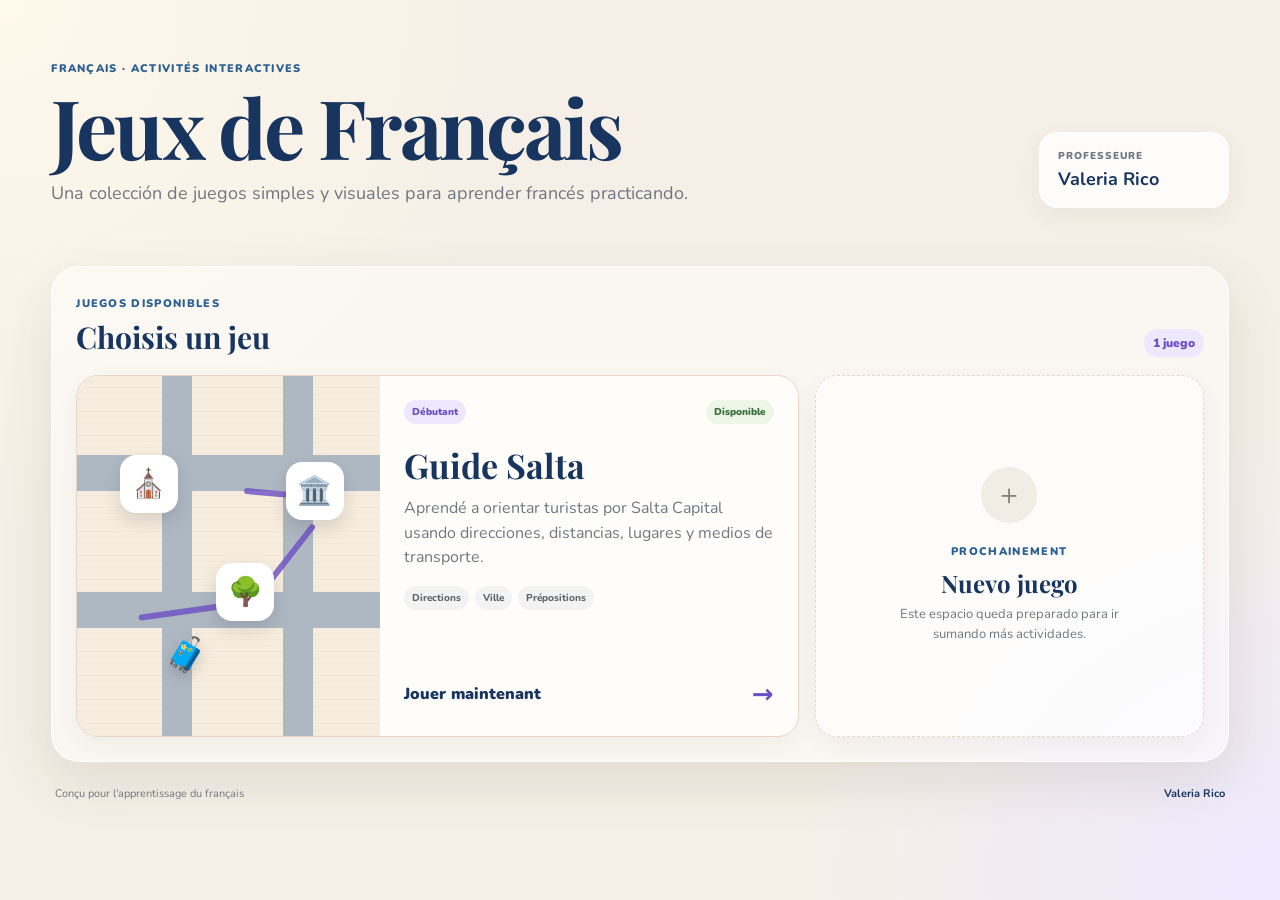
<file: index.html>
<!doctype html>
<html lang="es">
<head>
  <meta charset="utf-8">
  <meta name="viewport" content="width=device-width,initial-scale=1">
  <meta name="theme-color" content="#f5efe7">
  <title>Jeux de Français — Valeria Rico</title>
  <link rel="stylesheet" href="lobby.css">
</head>
<body>
  <main class="lobby-shell">
    <header class="lobby-header">
      <div>
        <span class="eyebrow">FRANÇAIS · ACTIVITÉS INTERACTIVES</span>
        <h1>Jeux de Français</h1>
        <p class="subtitle">Una colección de juegos simples y visuales para aprender francés practicando.</p>
      </div>
      <div class="author-card">
        <span class="author-label">Professeure</span>
        <strong>Valeria Rico</strong>
      </div>
    </header>

    <section class="games-section" aria-labelledby="gamesTitle">
      <div class="section-heading">
        <div>
          <span class="eyebrow">JUEGOS DISPONIBLES</span>
          <h2 id="gamesTitle">Choisis un jeu</h2>
        </div>
        <span class="game-count">1 juego</span>
      </div>

      <div class="games-grid">
        <a class="game-card featured" href="guide-salta-frances/index.html">
          <div class="game-visual">
            <span class="map-line line-a"></span>
            <span class="map-line line-b"></span>
            <span class="map-line line-c"></span>
            <span class="place place-a">⛪</span>
            <span class="place place-b">🌳</span>
            <span class="place place-c">🏛️</span>
            <span class="suitcase">🧳</span>
          </div>

          <div class="game-content">
            <div class="game-topline">
              <span class="level-pill">Débutant</span>
              <span class="status-pill">Disponible</span>
            </div>
            <h3>Guide Salta</h3>
            <p>Aprendé a orientar turistas por Salta Capital usando direcciones, distancias, lugares y medios de transporte.</p>
            <div class="tags">
              <span>Directions</span>
              <span>Ville</span>
              <span>Prépositions</span>
            </div>
            <div class="play-row">
              <span>Jouer maintenant</span>
              <span class="arrow">→</span>
            </div>
          </div>
        </a>

        <article class="game-card coming-soon" aria-disabled="true">
          <div class="coming-icon">＋</div>
          <div>
            <span class="eyebrow">PROCHAINEMENT</span>
            <h3>Nuevo juego</h3>
            <p>Este espacio queda preparado para ir sumando más actividades.</p>
          </div>
        </article>
      </div>
    </section>

    <footer>
      <span>Conçu pour l'apprentissage du français</span>
      <strong>Valeria Rico</strong>
    </footer>
  </main>
</body>
</html>
</file>
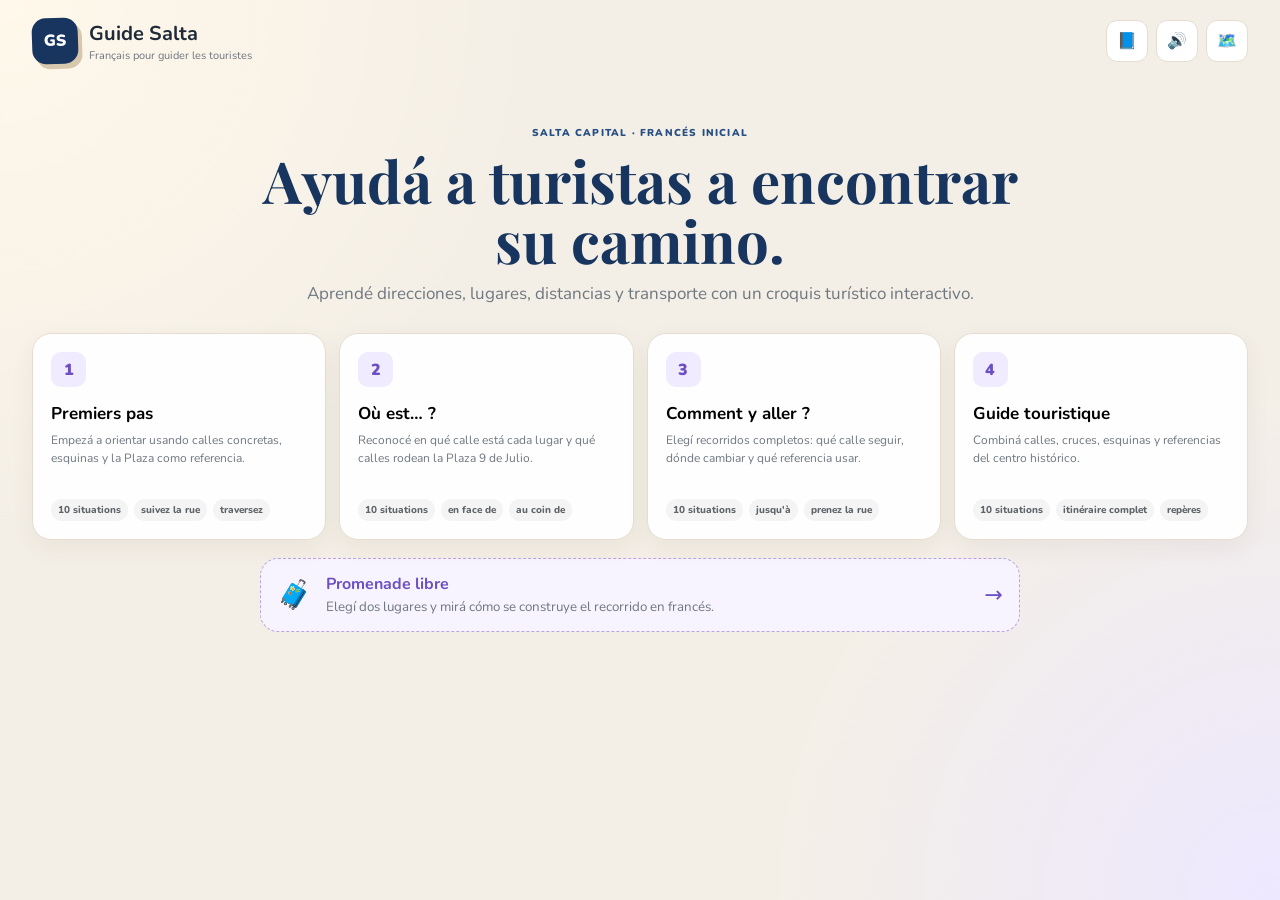
<file: guide-salta-frances/index.html>
<!doctype html>
<html lang="es">
<head>
  <meta charset="utf-8">
  <meta name="viewport" content="width=device-width,initial-scale=1">
  <meta name="theme-color" content="#f4efe6">
  <title>Guide Salta — Français pour touristes</title>
  <link rel="stylesheet" href="css/styles.css">
  <link rel="stylesheet" href="css/mobile.css">
</head>
<body>
  <main class="app-shell">
    <header class="topbar">
      <a class="brand" href="index.html" aria-label="Guide Salta inicio">
        <span class="brand-mark">GS</span>
        <span>
          <strong>Guide Salta</strong>
          <small>Français pour guider les touristes</small>
        </span>
      </a>

      <div class="top-actions">
        <button class="icon-btn" id="audioSettingsBtn" title="Configurar pronunciación">🔊</button>
        <button class="icon-btn" id="exploreBtn" title="Explorar mapa">🗺️</button>
      </div>
    </header>

    <section id="homeScreen" class="home-screen">
      <div class="home-copy">
        <span class="eyebrow">SALTA CAPITAL · FRANCÉS INICIAL</span>
        <h1>Ayudá a turistas a encontrar su camino.</h1>
        <p>Aprendé direcciones, lugares, distancias y transporte con un croquis turístico interactivo.</p>
      </div>

      <div class="level-grid" id="levelGrid"></div>

      <button class="freewalk-card" id="freeWalkBtn">
        <span class="freewalk-icon">🧳</span>
        <span>
          <b>Promenade libre</b>
          <small>Elegí dos lugares y mirá cómo se construye el recorrido en francés.</small>
        </span>
        <span class="arrow">→</span>
      </button>
    </section>

    <section id="gameScreen" class="game-screen hidden">
      <div class="game-grid">
        <section class="map-panel card">
          <div class="map-toolbar">
            <div>
              <span class="mini-label">CROQUIS TURÍSTICO</span>
              <h2>Centro de Salta</h2>
            </div>
            <div class="map-toolbar-right">
              <span class="north">N ↑</span>
              <button class="soft-btn" id="resetMapBtn">Centrar</button>
            </div>
          </div>

          <div class="map-wrap" id="mapWrap">
            <object id="mapObject" data="assets/map/salta-centro.svg" type="image/svg+xml" aria-label="Croquis turístico de Salta"></object>

            <svg class="route-overlay" id="routeOverlay" viewBox="0 0 1000 760" preserveAspectRatio="none" aria-hidden="true">
              <polyline id="routeLine" points="" />
            </svg>

            <div class="suitcase-marker" id="suitcaseMarker">
              <span class="suitcase-bubble">🧳</span>
              <span class="suitcase-tag">Nous sommes ici</span>
            </div>

            <div class="destination-marker" id="destinationMarker">
              <span>★</span>
              <small>Destination</small>
            </div>
          </div>

          <div class="map-legend">
            <span><i class="legend-dot here"></i> Vous êtes ici</span>
            <span><i class="legend-dot dest"></i> Destination</span>
            <span><i class="legend-line"></i> Trajet</span>
          </div>

          <div class="walk-steps hidden" id="walkSteps">
            <div class="walk-steps-title">🚶 Recorrido</div>
            <div class="walk-steps-list" id="walkStepsList"></div>
          </div>
        </section>

        <aside class="quiz-panel card">
          <div class="quiz-head">
            <button class="back-btn" id="backHomeBtn">← Niveles</button>
            <span id="levelBadge" class="level-badge"></span>
          </div>

          <div class="progress-row">
            <div class="progress"><div id="progressFill"></div></div>
            <span id="progressText">1 / 10</span>
          </div>

          <section class="tourist-question">
            <div class="question-title-row">
              <span class="question-label">🗣️ LE TOURISTE</span>
              <button class="listen-btn" id="listenBtn">🔊 Escuchar</button>
            </div>
            <p id="questionText" class="question-text"></p>
            <button class="translation-toggle" id="translationToggle">🇪🇸 Ver traducción</button>
            <p id="translationText" class="translation-text hidden"></p>
          </section>

          <div class="mission-chips">
            <span class="mission-chip route-chip" id="routeChip"></span>
            <span class="mission-chip distance-chip" id="distanceChip"></span>
            <span class="mission-chip transport-chip" id="transportChip"></span>
            <span class="mission-chip proximity-chip" id="proximityChip"></span>
          </div>

          <section class="answer-area">
            <div class="answer-heading">
              <span>¿Qué le responderías?</span>
              <span id="scoreText">⭐ 0</span>
            </div>
            <div id="answers" class="answers"></div>
          </section>

          <div id="feedback" class="feedback">
            Mirá dónde está la valijita y dónde está el destino.
          </div>

          <div class="quiz-actions">
            <button class="soft-btn" id="hintBtn">💡 Pista</button>
            <button class="soft-btn" id="helpBtn">📖 Ayuda</button>
            <button class="primary-btn" id="nextBtn" disabled>Siguiente →</button>
          </div>
        </aside>
      </div>
    </section>

    <section id="freeWalkScreen" class="game-screen hidden">
      <div class="game-grid">
        <section class="map-panel card">
          <div class="map-toolbar">
            <div>
              <span class="mini-label">PROMENADE LIBRE</span>
              <h2>Explorá el centro</h2>
            </div>
            <button class="soft-btn" id="freeBackBtn">← Inicio</button>
          </div>

          <div class="map-wrap">
            <object data="assets/map/salta-centro.svg" type="image/svg+xml" aria-label="Croquis turístico de Salta"></object>
            <svg class="route-overlay" id="freeRouteOverlay" viewBox="0 0 1000 760" preserveAspectRatio="none" aria-hidden="true">
              <polyline id="freeRouteLine" points="" />
            </svg>
            <div class="suitcase-marker" id="freeSuitcase">
              <span class="suitcase-bubble">🧳</span>
              <span class="suitcase-tag">Départ</span>
            </div>
            <div class="destination-marker" id="freeDestination">
              <span>★</span><small>Arrivée</small>
            </div>
          </div>
        </section>

        <aside class="quiz-panel card free-panel">
          <span class="mini-label">CONSTRUIRE UN TRAJET</span>
          <h2>¿Desde dónde hasta dónde?</h2>
          <p class="muted">Elegí dos puntos y generamos una indicación sencilla en francés.</p>

          <label class="field-label" for="freeFrom">Depuis · Desde</label>
          <select id="freeFrom" class="select"></select>

          <label class="field-label" for="freeTo">Jusqu'à · Hasta</label>
          <select id="freeTo" class="select"></select>

          <button class="primary-btn full" id="buildRouteBtn">Construir recorrido</button>

          <div class="free-result hidden" id="freeResult">
            <span class="question-label">ITINÉRAIRE</span>
            <p id="freePhrase"></p>
            <div class="free-walk-steps" id="freeWalkSteps"></div>
            <div class="free-result-actions">
              <button class="listen-btn" id="freeListenBtn">🔊 Escuchar</button>
              <button class="soft-btn" id="freeSlowBtn">🐢 Más lento</button>
            </div>
          </div>

          <div class="tip-card">
            <b>Vocabulaire</b>
            <span><strong>depuis</strong> — desde</span>
            <span><strong>jusqu'à</strong> — hasta</span>
            <span><strong>tout droit</strong> — todo derecho</span>
            <span><strong>tournez</strong> — doble / gire</span>
          </div>
        </aside>
      </div>
    </section>
  </main>

  <!-- Modal ayuda contextual -->
  <dialog class="modal" id="helpModal">
    <form method="dialog" class="modal-card">
      <button class="modal-close" value="close" aria-label="Cerrar">×</button>
      <span class="mini-label">POUR CETTE MISSION</span>
      <h2>Ayuda rápida</h2>
      <div id="helpContent" class="help-list"></div>
      <button class="primary-btn full" value="close">Entendido</button>
    </form>
  </dialog>

  <!-- Modal explorar -->
  <dialog class="modal wide-modal" id="exploreModal">
    <form method="dialog" class="modal-card">
      <button class="modal-close" value="close" aria-label="Cerrar">×</button>
      <span class="mini-label">CARTE INTERACTIVE</span>
      <h2>Explorar lugares</h2>
      <p class="muted">Tocá un lugar para ver cómo ubicarlo en francés.</p>
      <div id="explorePlaces" class="explore-grid"></div>
      <div id="placeDetail" class="place-detail">
        Seleccioná un lugar.
      </div>
    </form>
  </dialog>

  <!-- Modal resultados -->
  <dialog class="modal" id="resultModal">
    <form method="dialog" class="modal-card result-card">
      <span class="result-icon">🧳</span>
      <span class="mini-label">MISSION ACCOMPLIE</span>
      <h2 id="resultTitle">Nivel terminado</h2>
      <div id="resultScore" class="big-score"></div>
      <div id="resultStars" class="result-stars"></div>
      <p id="resultCopy" class="muted"></p>
      <div class="result-actions">
        <button class="soft-btn" id="repeatBtn" value="cancel">↻ Repetir</button>
        <button class="primary-btn" id="nextLevelBtn" value="cancel">Siguiente nivel →</button>
      </div>
    </form>
  </dialog>

  <!-- Modal audio -->
  <dialog class="modal" id="audioModal">
    <form method="dialog" class="modal-card">
      <button class="modal-close" value="close" aria-label="Cerrar">×</button>
      <span class="mini-label">PRONONCIATION</span>
      <h2>Voz francesa</h2>
      <p id="audioStatus" class="audio-status"></p>
      <label class="field-label" for="voiceSelect">Voz detectada</label>
      <select id="voiceSelect" class="select"></select>
      <div class="audio-note">
        La app <b>no usa voces en español o inglés como reemplazo</b>. Si tu equipo no tiene una voz francesa, el botón Escuchar no reproducirá audio incorrecto.
      </div>
      <button class="primary-btn full" value="close">Guardar</button>
    </form>
  </dialog>

  <script src="js/data.js"></script>
  <script src="js/audio.js"></script>
  <script src="js/map.js"></script>
  <script src="js/app.js"></script>
  <script src="js/mobile.js"></script>
</body>
</html>
</file>
<file: lobby.css>
@import url('https://fonts.googleapis.com/css2?family=Nunito:wght@500;600;700;800;900&family=Playfair+Display:wght@700;800&display=swap');

:root{
  --bg:#f5efe7;
  --paper:#fffdf9;
  --ink:#203040;
  --muted:#707780;
  --navy:#17355f;
  --navy-2:#2b5f91;
  --purple:#6d4fc4;
  --purple-soft:#eee8ff;
  --green:#ecf7e8;
  --green-ink:#3d7040;
  --line:#e4d8c7;
  --shadow:0 20px 55px rgba(71,52,31,.11);
}

*{box-sizing:border-box}
html,body{margin:0;min-height:100%;font-family:"Nunito",system-ui,sans-serif;color:var(--ink)}
body{
  background:
    radial-gradient(circle at 0 0,#fff8eb 0,transparent 34rem),
    radial-gradient(circle at 100% 100%,#eee9ff 0,transparent 30rem),
    var(--bg);
}
a{color:inherit}

.lobby-shell{width:min(1180px,92vw);margin:auto;padding:56px 0 32px}
.lobby-header{display:flex;justify-content:space-between;gap:30px;align-items:flex-end;margin-bottom:58px}
.eyebrow{font-size:11px;font-weight:900;letter-spacing:.12em;color:var(--navy-2)}
h1,h2,h3{font-family:"Playfair Display",Georgia,serif;color:var(--navy)}
h1{font-size:clamp(46px,7vw,82px);line-height:.95;margin:10px 0 14px;letter-spacing:-.035em}
.subtitle{max-width:650px;margin:0;color:var(--muted);font-size:18px;line-height:1.55}
.author-card{min-width:190px;background:rgba(255,255,255,.82);border:1px solid #fff;border-radius:18px;padding:16px 18px;box-shadow:0 8px 26px rgba(70,53,32,.06)}
.author-label{display:block;font-size:10px;font-weight:900;letter-spacing:.1em;color:var(--muted);text-transform:uppercase;margin-bottom:4px}
.author-card strong{font-size:18px;color:var(--navy)}

.games-section{background:rgba(255,255,255,.48);border:1px solid rgba(255,255,255,.8);border-radius:28px;padding:24px;box-shadow:var(--shadow)}
.section-heading{display:flex;justify-content:space-between;align-items:end;gap:20px;margin-bottom:18px}
.section-heading h2{font-size:30px;margin:4px 0 0}
.game-count{font-size:12px;font-weight:900;color:var(--purple);background:var(--purple-soft);padding:6px 9px;border-radius:999px}
.games-grid{display:grid;grid-template-columns:1.3fr .7fr;gap:16px}
.game-card{border-radius:22px;border:1px solid var(--line);background:var(--paper);overflow:hidden;text-decoration:none;box-shadow:0 8px 25px rgba(68,48,28,.05)}
.featured{display:grid;grid-template-columns:42% 58%;transition:.18s ease}
.featured:hover{transform:translateY(-4px);box-shadow:0 20px 40px rgba(60,43,25,.12);border-color:#c9bae9}
.game-visual{position:relative;min-height:360px;background:#efe4d2;overflow:hidden}
.game-visual::before{
  content:"";position:absolute;inset:0;
  background:
    linear-gradient(90deg,transparent 0 28%,#aeb8c3 28% 38%,transparent 38% 68%,#aeb8c3 68% 78%,transparent 78%),
    linear-gradient(0deg,transparent 0 30%,#aeb8c3 30% 40%,transparent 40% 68%,#aeb8c3 68% 78%,transparent 78%),
    repeating-linear-gradient(0deg,rgba(100,80,55,.03) 0 1px,transparent 1px 6px),
    #f6eddf;
}
.map-line{position:absolute;z-index:2;background:#6d4fc4;border-radius:999px;opacity:.8}
.line-a{width:42%;height:6px;left:20%;top:64%;transform:rotate(-8deg)}
.line-b{width:31%;height:6px;left:53%;top:51%;transform:rotate(-52deg)}
.line-c{width:24%;height:6px;left:55%;top:32%;transform:rotate(5deg)}
.place{position:absolute;z-index:3;width:58px;height:58px;display:grid;place-items:center;background:#fff;border:3px solid #fff;border-radius:16px;font-size:28px;box-shadow:0 8px 18px rgba(0,0,0,.12)}
.place-a{left:14%;top:22%}.place-b{left:46%;top:52%}.place-c{right:12%;top:24%}
.suitcase{position:absolute;z-index:4;left:29%;bottom:16%;font-size:34px;filter:drop-shadow(0 5px 7px rgba(0,0,0,.18))}
.game-content{padding:24px;display:flex;flex-direction:column}
.game-topline{display:flex;justify-content:space-between;gap:8px;align-items:center}
.level-pill,.status-pill{font-size:10px;font-weight:900;border-radius:999px;padding:5px 8px}
.level-pill{background:var(--purple-soft);color:var(--purple)}
.status-pill{background:var(--green);color:var(--green-ink)}
.game-content h3{font-size:34px;margin:18px 0 8px}
.game-content p{color:var(--muted);line-height:1.55;margin:0 0 16px}
.tags{display:flex;gap:6px;flex-wrap:wrap}
.tags span{font-size:10px;font-weight:800;background:#f3f3f3;color:#62676d;border-radius:999px;padding:5px 8px}
.play-row{display:flex;align-items:center;justify-content:space-between;margin-top:auto;padding-top:22px;font-weight:900;color:var(--navy)}
.arrow{font-size:26px;color:var(--purple)}
.coming-soon{min-height:360px;display:flex;flex-direction:column;align-items:center;justify-content:center;text-align:center;padding:26px;border-style:dashed;background:rgba(255,255,255,.62)}
.coming-icon{width:56px;height:56px;border-radius:50%;display:grid;place-items:center;background:#f1ece4;color:#8b8174;font-size:28px;margin-bottom:16px}
.coming-soon h3{font-size:24px;margin:6px 0}
.coming-soon p{color:var(--muted);font-size:13px;line-height:1.5;margin:0;max-width:240px}
footer{display:flex;justify-content:space-between;gap:16px;align-items:center;padding:24px 4px 0;color:var(--muted);font-size:11px}
footer strong{color:var(--navy)}

@media(max-width:860px){
  .lobby-shell{padding-top:30px}
  .lobby-header{align-items:flex-start;flex-direction:column;margin-bottom:34px}
  .author-card{min-width:0}
  .games-grid{grid-template-columns:1fr}
  .coming-soon{min-height:180px}
}

@media(max-width:620px){
  .lobby-shell{width:94vw;padding-top:24px}
  h1{font-size:48px}
  .subtitle{font-size:15px}
  .games-section{padding:12px;border-radius:20px}
  .section-heading{align-items:center}
  .section-heading h2{font-size:24px}
  .featured{grid-template-columns:1fr}
  .game-visual{min-height:220px}
  .game-content{padding:18px}
  .game-content h3{font-size:29px;margin-top:14px}
  .game-content p{font-size:14px}
  footer{align-items:flex-start;flex-direction:column}
}
</file>
<file: guide-salta-frances/css/styles.css>
@import url('https://fonts.googleapis.com/css2?family=Nunito:wght@500;600;700;800;900&family=Playfair+Display:wght@700;800&display=swap');

:root{
  --bg:#f4efe6;
  --paper:#fffdf8;
  --card:#ffffff;
  --ink:#1e2a37;
  --muted:#6f7780;
  --line:#e6ddd0;
  --navy:#17355f;
  --navy2:#264f84;
  --blue:#e9f2ff;
  --blue-ink:#2b5a92;
  --green:#edf7e7;
  --green-ink:#3a6f36;
  --orange:#fff2df;
  --orange-ink:#9d5f22;
  --purple:#6d4fc4;
  --purple-soft:#f0ebff;
  --red:#bd4545;
  --red-soft:#fff0f0;
  --shadow:0 18px 50px rgba(73,55,34,.12);
}
*{box-sizing:border-box}
html,body{margin:0;min-height:100%;font-family:"Nunito",system-ui,sans-serif;color:var(--ink)}
body{
  background:
    radial-gradient(circle at 0 0,#fff8eb 0,transparent 34rem),
    radial-gradient(circle at 100% 100%,#ede8ff 0,transparent 32rem),
    var(--bg);
}
button,select{font:inherit}
button{cursor:pointer}
.hidden{display:none!important}
.app-shell{width:min(1280px,95vw);margin:auto;padding:18px 0 36px}
.topbar{display:flex;justify-content:space-between;align-items:center;margin-bottom:22px}
.brand{display:flex;align-items:center;gap:11px;text-decoration:none;color:inherit}
.brand-mark{
  width:46px;height:46px;display:grid;place-items:center;border-radius:14px;
  background:var(--navy);color:#fff;font-weight:900;transform:rotate(-2deg);
  box-shadow:4px 5px 0 #d7c7ac
}
.brand strong{display:block;font-size:20px}
.brand small{display:block;color:var(--muted);font-size:11px;margin-top:1px}
.top-actions{display:flex;gap:8px}
.icon-btn,.soft-btn,.listen-btn,.back-btn{
  border:1px solid var(--line);background:#fff;color:var(--ink);border-radius:11px;font-weight:800
}
.icon-btn{width:42px;height:42px}
.soft-btn{padding:9px 12px}
.listen-btn{padding:7px 10px;background:#fff;color:var(--navy);border-color:#cbd9ea}
.back-btn{padding:7px 10px;background:#faf7f1}
.primary-btn{
  border:0;background:var(--navy);color:#fff;border-radius:11px;padding:10px 14px;
  font-weight:900;box-shadow:0 6px 14px rgba(23,53,95,.16)
}
.primary-btn:disabled{opacity:.38;cursor:not-allowed;box-shadow:none}
.primary-btn.full{width:100%;margin-top:12px}

/* HOME */
.home-screen{padding:18px 0}
.home-copy{max-width:760px;margin:16px auto 28px;text-align:center}
.eyebrow,.mini-label{font-size:10px;letter-spacing:.12em;font-weight:900;color:var(--navy2)}
.home-copy h1{
  font-family:"Playfair Display",Georgia,serif;font-size:clamp(34px,5vw,58px);
  line-height:1.03;margin:9px 0 12px;color:var(--navy)
}
.home-copy p{color:var(--muted);font-size:17px;margin:0}
.level-grid{display:grid;grid-template-columns:repeat(4,1fr);gap:13px}
.level-card{
  border:1px solid var(--line);background:rgba(255,255,255,.95);border-radius:19px;padding:18px;
  text-align:left;box-shadow:0 8px 24px rgba(68,49,27,.06);transition:.16s
}
.level-card:hover{transform:translateY(-3px);box-shadow:var(--shadow);border-color:#c9bcea}
.level-number{display:inline-grid;place-items:center;width:35px;height:35px;border-radius:10px;background:var(--purple-soft);color:var(--purple);font-weight:900;margin-bottom:15px}
.level-card h3{font-size:17px;margin:0 0 6px}
.level-card p{font-size:12px;line-height:1.5;color:var(--muted);margin:0 0 14px;min-height:54px}
.level-meta{display:flex;gap:6px;flex-wrap:wrap}
.level-meta span{font-size:10px;font-weight:800;padding:4px 7px;border-radius:999px;background:#f4f4f4;color:#5f646a}
.freewalk-card{
  width:min(760px,100%);margin:18px auto 0;display:flex;align-items:center;gap:14px;
  border:1px dashed #b8a4df;background:#f7f3ff;border-radius:18px;padding:14px 16px;text-align:left;color:inherit
}
.freewalk-icon{font-size:28px}
.freewalk-card b{display:block;color:var(--purple)}
.freewalk-card small{color:var(--muted)}
.freewalk-card .arrow{margin-left:auto;font-size:22px;color:var(--purple)}

/* GAME */
.game-grid{display:grid;grid-template-columns:minmax(0,1.18fr) minmax(360px,.82fr);gap:16px}
.card{background:rgba(255,255,255,.97);border:1px solid rgba(255,255,255,.9);border-radius:22px;box-shadow:var(--shadow)}
.map-panel{padding:14px;min-width:0}
.map-toolbar{display:flex;align-items:center;justify-content:space-between;gap:10px;margin:2px 2px 10px}
.map-toolbar h2{margin:3px 0 0;font-family:"Playfair Display",Georgia,serif;color:var(--navy);font-size:22px}
.map-toolbar-right{display:flex;align-items:center;gap:7px}
.north{font-weight:900;color:var(--navy);background:#f5f0e6;padding:7px 9px;border-radius:9px}
.map-wrap{
  position:relative;width:100%;aspect-ratio:1000/760;border-radius:18px;overflow:hidden;
  border:2px solid #d6c4a8;background:#f2eadb
}
.map-wrap object{display:block;width:100%;height:100%;pointer-events:none}
.route-overlay{position:absolute;inset:0;width:100%;height:100%;pointer-events:none;z-index:5}
.route-overlay polyline{
  fill:none;stroke:#6947ce;stroke-width:10;stroke-linecap:round;stroke-linejoin:round;
  stroke-dasharray:18 13;filter:drop-shadow(0 0 2px rgba(255,255,255,.95));
  opacity:0;transition:opacity .2s
}
.route-overlay polyline.visible{opacity:.92;animation:dash 1s linear infinite}
@keyframes dash{to{stroke-dashoffset:-31}}
.suitcase-marker,.destination-marker{
  position:absolute;z-index:10;transform:translate(-50%,-50%);pointer-events:none
}
.suitcase-bubble{
  width:44px;height:44px;display:grid;place-items:center;background:#263447;color:white;
  border:3px solid #fff;border-radius:50%;font-size:23px;box-shadow:0 6px 15px rgba(0,0,0,.24)
}
.suitcase-tag{
  display:block;position:absolute;left:50%;bottom:49px;transform:translateX(-50%);
  background:#263447;color:#fff;border-radius:8px;padding:4px 7px;font-size:10px;font-weight:900;white-space:nowrap
}
.destination-marker span{
  width:38px;height:38px;display:grid;place-items:center;background:var(--purple);color:#fff;
  border:3px solid #fff;border-radius:50%;box-shadow:0 6px 14px rgba(0,0,0,.2);font-size:18px
}
.destination-marker small{
  position:absolute;left:50%;top:42px;transform:translateX(-50%);background:#fff;color:var(--purple);
  border:1px solid #d9cff8;border-radius:8px;padding:3px 6px;font-size:9px;font-weight:900;white-space:nowrap
}
.map-legend{display:flex;gap:14px;flex-wrap:wrap;color:var(--muted);font-size:10px;font-weight:800;padding:9px 4px 1px}
.legend-dot{display:inline-block;width:9px;height:9px;border-radius:50%;margin-right:4px}
.legend-dot.here{background:#263447}.legend-dot.dest{background:var(--purple)}
.legend-line{display:inline-block;width:18px;border-top:3px dashed var(--purple);margin:0 4px 2px 0}

.quiz-panel{padding:17px;min-width:0}
.quiz-head{display:flex;justify-content:space-between;align-items:center;margin-bottom:10px}
.level-badge{font-size:10px;font-weight:900;color:var(--purple);background:var(--purple-soft);border-radius:999px;padding:6px 8px}
.progress-row{display:flex;align-items:center;gap:9px;margin-bottom:12px}
.progress{height:8px;background:#eee8df;border-radius:999px;overflow:hidden;flex:1}
.progress>div{height:100%;background:linear-gradient(90deg,var(--navy2),#7c65c9);width:0;transition:.25s}
.progress-row>span{font-size:11px;color:var(--muted);font-weight:900}
.tourist-question{background:var(--purple-soft);border:1px solid #ded2ff;border-radius:16px;padding:13px;margin-bottom:10px}
.question-title-row{display:flex;justify-content:space-between;gap:8px;align-items:center}
.question-label{font-size:10px;font-weight:900;letter-spacing:.08em;color:#6345b6}
.question-text{font-size:19px;line-height:1.36;font-weight:900;margin:9px 0 6px}
.translation-toggle{border:0;background:transparent;color:#746889;padding:0;font-size:11px;font-weight:800}
.translation-text{font-size:12px;color:#665c73;margin:7px 0 0}
.mission-chips{display:flex;gap:6px;flex-wrap:wrap;margin-bottom:11px}
.mission-chip{border-radius:999px;padding:6px 9px;font-size:10px;font-weight:900}
.route-chip{background:#eaf8ec;color:#356d3b}
.distance-chip{background:var(--blue);color:var(--blue-ink)}
.transport-chip{background:var(--orange);color:var(--orange-ink)}
.proximity-chip{background:#f2f2f2;color:#5d6267}
.answer-area{border:1px solid #d8e5f5;background:#f7fbff;border-radius:16px;padding:12px}
.answer-heading{display:flex;justify-content:space-between;align-items:center;font-size:12px;font-weight:900;color:var(--blue-ink);margin-bottom:8px}
.answers{display:grid;gap:8px}
.answer-btn{
  width:100%;border:2px solid #dce7f4;background:white;border-radius:12px;padding:11px 12px;
  text-align:left;line-height:1.38;color:var(--ink);transition:.14s
}
.answer-btn:hover:not(:disabled){border-color:#7e9ec4;transform:translateY(-1px)}
.answer-btn.correct{background:#eff9ef;border-color:#74ba78}
.answer-btn.wrong{background:var(--red-soft);border-color:#e38b8b}
.answer-btn:disabled{cursor:default}
.word-answer{display:flex;gap:8px;flex-wrap:wrap}
.word-answer .answer-btn{width:auto;min-width:76px;text-align:center}
.feedback{margin-top:10px;border:1px dashed #d6cec3;background:#fbfaf7;border-radius:12px;padding:9px 11px;min-height:42px;font-size:12px;line-height:1.45}
.feedback.good{background:#eff9ef;border-style:solid;border-color:#9bd19e}
.feedback.bad{background:#fff1f1;border-style:solid;border-color:#e9aaaa}
.quiz-actions{display:flex;gap:7px;align-items:center;margin-top:10px}
.quiz-actions .primary-btn{margin-left:auto}
.muted{color:var(--muted)}
.free-panel h2{margin:5px 0 5px;color:var(--navy);font-family:"Playfair Display",Georgia,serif}
.field-label{display:block;font-size:10px;font-weight:900;color:var(--navy2);margin:13px 0 5px;text-transform:uppercase;letter-spacing:.06em}
.select{width:100%;border:1px solid var(--line);background:#fff;border-radius:11px;padding:10px}
.free-result{margin-top:15px;background:var(--purple-soft);border:1px solid #ddd0ff;border-radius:15px;padding:13px}
.free-result p{font-size:17px;font-weight:900;line-height:1.45;margin:8px 0 10px}
.free-result-actions{display:flex;gap:7px}
.tip-card{margin-top:13px;background:#fff8e9;border:1px solid #efddb4;border-radius:14px;padding:12px;display:grid;gap:5px;font-size:11px}
.tip-card b{color:#8c6024;margin-bottom:2px}
.tip-card strong{color:#6d4b1f}

/* MODALS */
.modal{border:0;background:transparent;padding:14px;max-width:none}
.modal::backdrop{background:rgba(23,28,37,.54);backdrop-filter:blur(3px)}
.modal-card{
  position:relative;width:min(480px,92vw);max-height:88vh;overflow:auto;background:var(--paper);
  border:1px solid #e6dac8;border-radius:20px;padding:20px;box-shadow:0 28px 70px rgba(0,0,0,.23)
}
.wide-modal .modal-card{width:min(760px,94vw)}
.modal-card h2{font-family:"Playfair Display",Georgia,serif;color:var(--navy);margin:5px 0 10px}
.modal-close{
  position:absolute;right:12px;top:10px;border:0;background:#f0ece5;border-radius:50%;
  width:32px;height:32px;font-size:20px
}
.help-list{display:grid;gap:7px;margin:13px 0 16px}
.help-item{background:#fff;border:1px solid #eadfcf;border-radius:11px;padding:9px 10px;font-size:12px}
.help-item b{display:block;color:var(--navy);font-size:13px;margin-bottom:2px}
.explore-grid{display:grid;grid-template-columns:repeat(3,1fr);gap:8px}
.explore-place{border:1px solid var(--line);background:#fff;border-radius:12px;padding:10px;text-align:left;font-size:11px;font-weight:800}
.explore-place:hover{border-color:#bfaee7;background:#faf7ff}
.place-detail{margin-top:11px;background:#f4f0e8;border-radius:13px;padding:13px;min-height:72px;font-size:12px;line-height:1.5}
.place-detail b{display:block;color:var(--navy);font-size:14px;margin-bottom:3px}
.result-card{text-align:center}
.result-icon{font-size:36px}
.big-score{font-size:42px;font-weight:900;color:var(--purple);margin-top:7px}
.result-stars{font-size:27px;margin:4px 0}
.result-actions{display:flex;gap:8px;justify-content:center;margin-top:15px}
.audio-status{font-size:12px;line-height:1.5;background:#f2f6fb;border-radius:12px;padding:10px}
.audio-note{font-size:11px;line-height:1.45;color:var(--muted);margin-top:10px;background:#faf8f3;border-radius:10px;padding:9px}

@media(max-width:1000px){
  .level-grid{grid-template-columns:1fr 1fr}
  .game-grid{grid-template-columns:1fr}
  .quiz-panel{order:-1}
}
@media(max-width:620px){
  .app-shell{width:97vw;padding-top:10px}
  .brand small{display:none}
  .level-grid{grid-template-columns:1fr}
  .home-copy{margin-top:8px}
  .home-copy h1{font-size:38px}
  .game-grid{gap:10px}
  .map-panel,.quiz-panel{padding:11px}
  .map-wrap{border-radius:13px}
  .question-text{font-size:17px}
  .suitcase-bubble{width:38px;height:38px;font-size:20px}
  .suitcase-tag{bottom:43px}
  .destination-marker span{width:34px;height:34px}
  .quiz-actions{flex-wrap:wrap}
  .quiz-actions .primary-btn{margin-left:0;width:100%}
  .explore-grid{grid-template-columns:1fr 1fr}
}

/* Recorrido didáctico: se muestra únicamente después de resolver */
.walk-steps{
  margin-top:8px;
  border:1px solid #ddd2f5;
  background:#f8f5ff;
  border-radius:13px;
  padding:9px 10px;
}
.walk-steps-title{
  color:var(--purple);
  font-size:10px;
  font-weight:900;
  letter-spacing:.06em;
  text-transform:uppercase;
  margin-bottom:6px;
}
.walk-steps-list,.free-walk-steps{
  display:flex;
  gap:6px;
  flex-wrap:wrap;
}
.walk-step{
  display:flex;
  align-items:center;
  gap:6px;
  background:#fff;
  border:1px solid #e5ddf5;
  border-radius:10px;
  padding:6px 8px;
  font-size:10px;
  line-height:1.25;
}
.walk-step-num{
  width:20px;height:20px;flex:0 0 20px;
  border-radius:50%;
  display:grid;place-items:center;
  background:var(--purple);
  color:#fff;
  font-size:9px;
  font-weight:900;
}
.walk-step b{display:block;color:#3f2c7d;font-size:10px}
.walk-step small{display:block;color:var(--muted);font-size:9px;margin-top:1px}
.free-walk-steps{margin:9px 0 11px}
.free-walk-steps .walk-step{width:100%}

/* Los cruces tienen una marca visual levemente distinta */
.walk-step.crossing{background:#fff8e9;border-color:#ecd7a7}
.walk-step.crossing .walk-step-num{background:#a56a24}
.walk-step.place-cross{background:#eef8e9;border-color:#c8dfbd}
.walk-step.place-cross .walk-step-num{background:#4f7c43}

@media(max-width:620px){
  .walk-steps-list{display:grid;grid-template-columns:1fr}
  .walk-step{width:100%}
}
</file>
<file: guide-salta-frances/css/mobile.css>
/* Mobile layer for Guide Salta. Loaded after styles.css. */
.mobile-map-toggle,.mobile-map-peek,.map-close-fab{display:none}
.walk-step.active{border-color:#8f75d4;background:#eee8ff;box-shadow:0 0 0 2px rgba(109,79,196,.12)}

@media(max-width:1000px){
  .game-grid{grid-template-columns:1fr}
  .map-panel{order:0}
  .quiz-panel{order:1}
}

@media(max-width:720px){
  html{scroll-padding-top:8px}
  body{padding-bottom:env(safe-area-inset-bottom)}
  body.map-expanded{overflow:hidden}

  .app-shell{width:100%;padding:8px 10px calc(88px + env(safe-area-inset-bottom))}
  .topbar{position:relative;margin-bottom:10px;padding:2px 2px 0}
  .brand-mark{width:40px;height:40px;border-radius:12px}
  .brand strong{font-size:17px}
  .top-actions .icon-btn{width:44px;height:44px}

  .home-screen{padding:6px 0 14px}
  .home-copy{margin:8px auto 18px;text-align:left}
  .home-copy h1{font-size:clamp(32px,10vw,42px);line-height:1.02;margin-top:7px}
  .home-copy p{font-size:14px;line-height:1.5}
  .level-grid{grid-template-columns:1fr;gap:9px}
  .level-card{display:grid;grid-template-columns:46px 1fr;column-gap:11px;padding:13px 14px;border-radius:16px;min-height:0}
  .level-number{grid-row:1/4;margin:0;width:40px;height:40px;align-self:start}
  .level-card h3{font-size:16px;margin:1px 0 3px}
  .level-card p{min-height:0;margin:0 0 8px;font-size:11px}
  .level-meta{grid-column:2}
  .freewalk-card{margin-top:11px;padding:12px 13px}

  .game-grid{gap:9px}
  .card{border-radius:17px;box-shadow:0 10px 30px rgba(73,55,34,.10)}
  .map-panel,.quiz-panel{padding:10px}
  .map-panel{position:relative}
  .map-toolbar{margin:0 1px 7px}
  .map-toolbar h2{font-size:18px}
  .map-toolbar .mini-label{font-size:9px}
  .north{display:none}
  .map-toolbar-right{gap:5px}
  .map-toolbar-right .soft-btn{min-height:42px;padding:8px 10px;font-size:11px}
  .mobile-map-toggle{display:inline-flex;align-items:center;justify-content:center}
  .map-close-fab{display:none}

  /* Preserve exact SVG aspect ratio so route markers never drift. */
  .map-wrap{width:100%;height:auto;aspect-ratio:1000/760;border-radius:13px}
  .map-wrap object{object-fit:contain;background:#f2eadb}
  .map-legend{padding:7px 2px 0;gap:9px;font-size:9px}
  .suitcase-bubble{width:38px;height:38px;font-size:20px}
  .suitcase-tag{bottom:43px;font-size:9px}
  .destination-marker span{width:34px;height:34px}
  .destination-marker small{top:38px;font-size:8px}

  .quiz-panel{padding-bottom:4px}
  .quiz-head{margin-bottom:7px}
  .back-btn,.listen-btn,.soft-btn,.primary-btn{min-height:46px}
  .level-badge{max-width:58%;overflow:hidden;text-overflow:ellipsis;white-space:nowrap}
  .progress-row{margin-bottom:7px}
  .mobile-map-peek{display:block;width:100%;border:0;background:transparent;color:var(--navy2);font-size:10px;font-weight:900;text-align:left;padding:0 1px 8px}
  .tourist-question{padding:11px;border-radius:14px;margin-bottom:8px}
  .question-text{font-size:17px;margin:7px 0 5px}
  .listen-btn{padding:8px 10px}

  .mission-chips{gap:5px;margin-bottom:8px;overflow-x:auto;flex-wrap:nowrap;padding-bottom:2px;scrollbar-width:none}
  .mission-chips::-webkit-scrollbar{display:none}
  .mission-chip{flex:0 0 auto;font-size:9px;padding:6px 8px}

  .answer-area{padding:10px;border-radius:14px}
  .answer-btn{min-height:52px;padding:12px 13px;border-radius:12px;font-size:14px}
  .word-answer .answer-btn{min-width:86px;min-height:50px}
  .feedback{font-size:12px;margin-top:8px}

  /* Thumb-friendly action bar with iPhone safe-area. */
  .quiz-actions{position:sticky;bottom:0;z-index:30;margin:10px -10px -4px;padding:9px 10px calc(9px + env(safe-area-inset-bottom));background:rgba(255,253,248,.94);backdrop-filter:blur(12px);border-top:1px solid rgba(214,204,190,.82);box-shadow:0 -8px 22px rgba(40,35,28,.06)}
  .quiz-actions .soft-btn{flex:0 0 48px;padding:8px;font-size:0}
  .quiz-actions .soft-btn:first-child::after{content:"💡";font-size:18px}
  .quiz-actions .soft-btn:nth-child(2)::after{content:"📖";font-size:18px}
  .quiz-actions .primary-btn{margin-left:auto;min-width:150px}

  /* Route steps become a swipeable timeline. */
  .walk-steps{padding:8px 9px;margin-top:7px}
  .walk-steps-list{display:flex;flex-wrap:nowrap;overflow-x:auto;scroll-snap-type:x proximity;overscroll-behavior-x:contain;padding-bottom:3px;scrollbar-width:none}
  .walk-steps-list::-webkit-scrollbar{display:none}
  .walk-step{flex:0 0 min(78vw,300px);width:auto;min-height:54px;scroll-snap-align:start}

  /* Fullscreen mode reuses the live map, route and suitcase. */
  .map-panel.expanded-map{position:fixed;inset:0;z-index:1000;border-radius:0;padding:calc(10px + env(safe-area-inset-top)) 10px calc(12px + env(safe-area-inset-bottom));background:#fffdf8;display:flex;flex-direction:column;overflow:auto}
  .map-panel.expanded-map .map-wrap{flex:0 0 auto;width:100%;height:auto;aspect-ratio:1000/760;margin:auto 0}
  .map-panel.expanded-map .map-legend{padding-top:9px}
  .map-panel.expanded-map .walk-steps{max-height:24svh;overflow:hidden}
  .map-panel.expanded-map .map-toolbar-right{padding-right:46px}
  .map-panel.expanded-map .map-close-fab{display:grid;place-items:center;position:absolute;right:12px;top:calc(10px + env(safe-area-inset-top));z-index:1002;width:42px;height:42px;border:0;border-radius:50%;background:#1e2a37;color:#fff;font-size:25px}
  .map-panel.expanded-map .mobile-map-toggle{display:none}

  /* Dialogs become bottom sheets. */
  dialog.modal[open]{width:100%;height:100%;max-width:none;max-height:none;margin:0;padding:0;display:flex;align-items:flex-end;justify-content:center;background:transparent}
  .modal-card,.wide-modal .modal-card{width:100%;max-width:none;max-height:86svh;border-radius:22px 22px 0 0;padding:22px 16px calc(18px + env(safe-area-inset-bottom))}
  .modal-card::before{content:"";display:block;width:42px;height:4px;border-radius:999px;background:#d7d0c7;margin:-10px auto 14px}
  .modal-close{width:40px;height:40px;top:12px;right:12px}
  .explore-grid{grid-template-columns:1fr 1fr}
  .result-actions{display:grid;grid-template-columns:1fr 1fr}

  #freeWalkScreen .map-panel{order:0}
  .free-panel{order:1}
  .free-result-actions{display:grid;grid-template-columns:1fr 1fr}
}

@media(max-width:420px){
  .app-shell{padding-left:7px;padding-right:7px}
  .top-actions{gap:5px}
  .question-title-row{align-items:flex-start}
  .listen-btn{font-size:11px}
  .explore-grid{grid-template-columns:1fr}
}

@media(prefers-reduced-motion:reduce){
  *,*::before,*::after{scroll-behavior:auto!important;animation-duration:.01ms!important;animation-iteration-count:1!important;transition-duration:.01ms!important}
}
</file>
